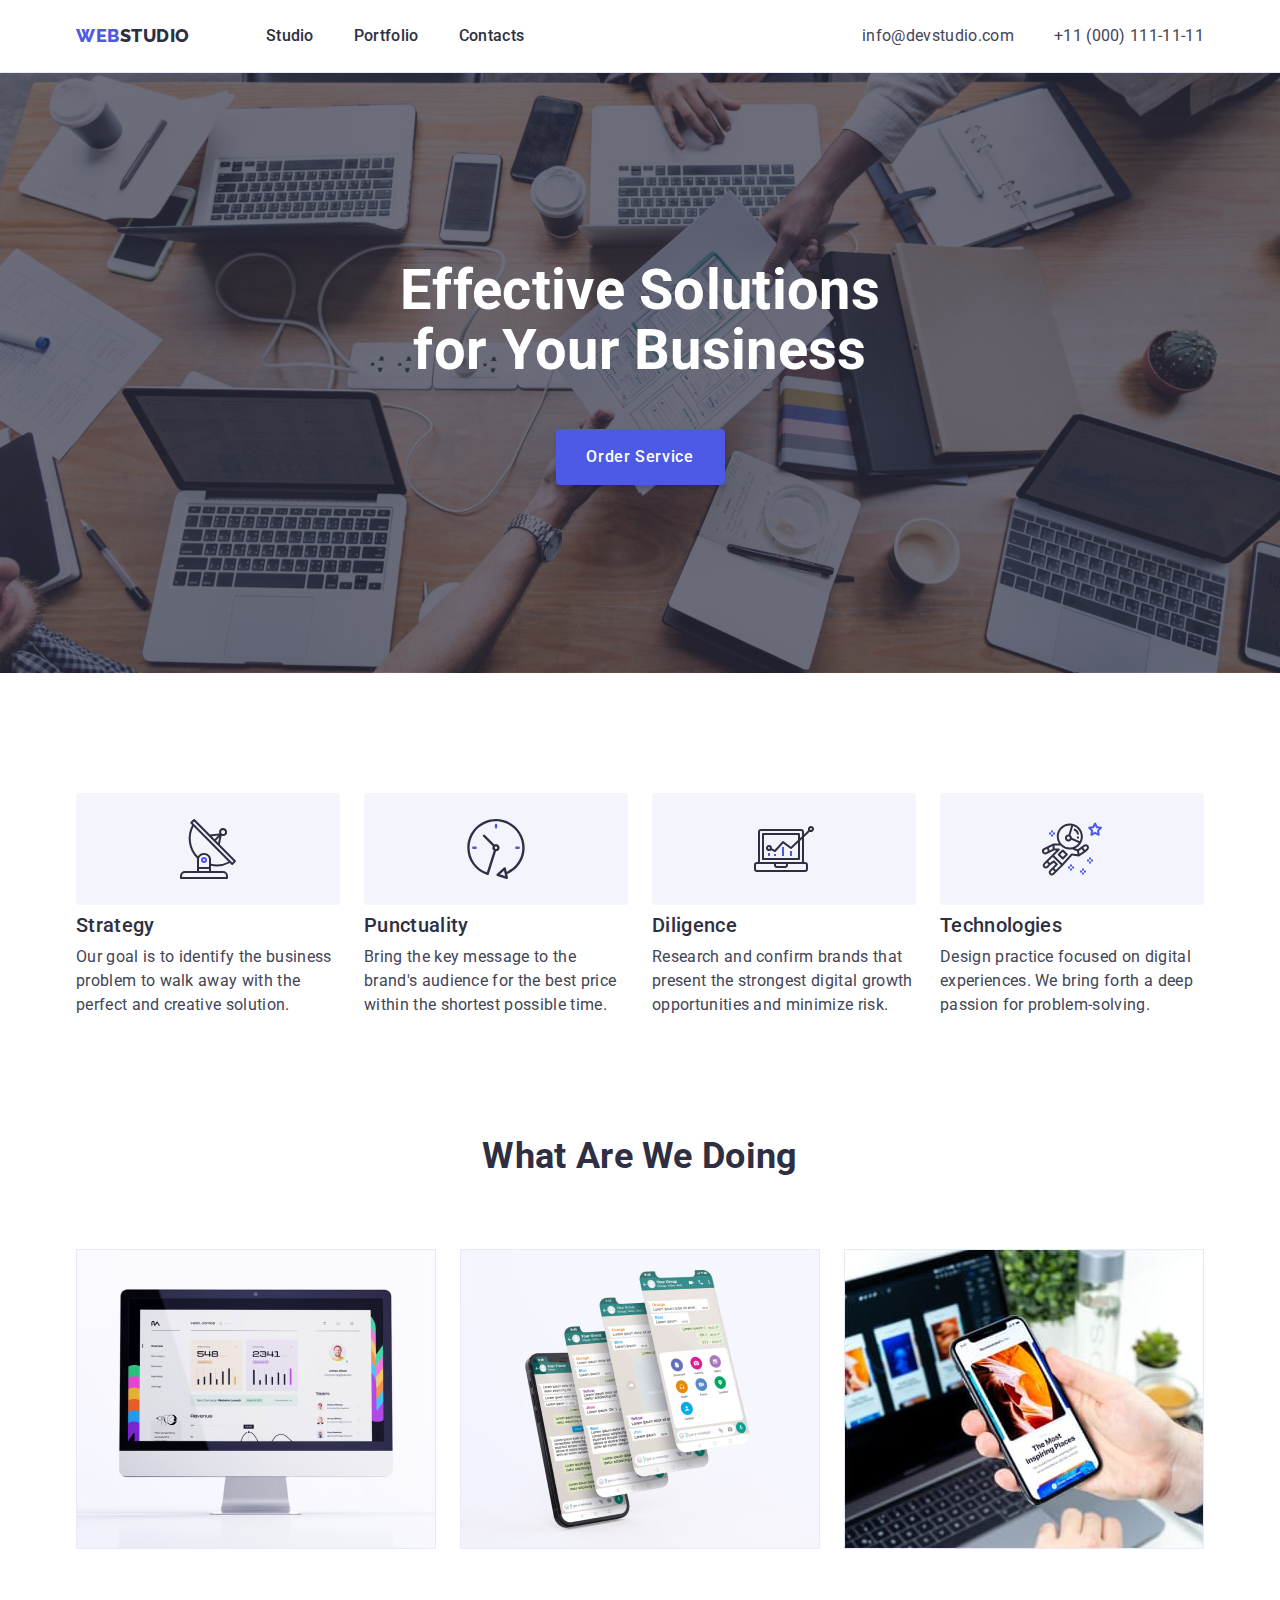
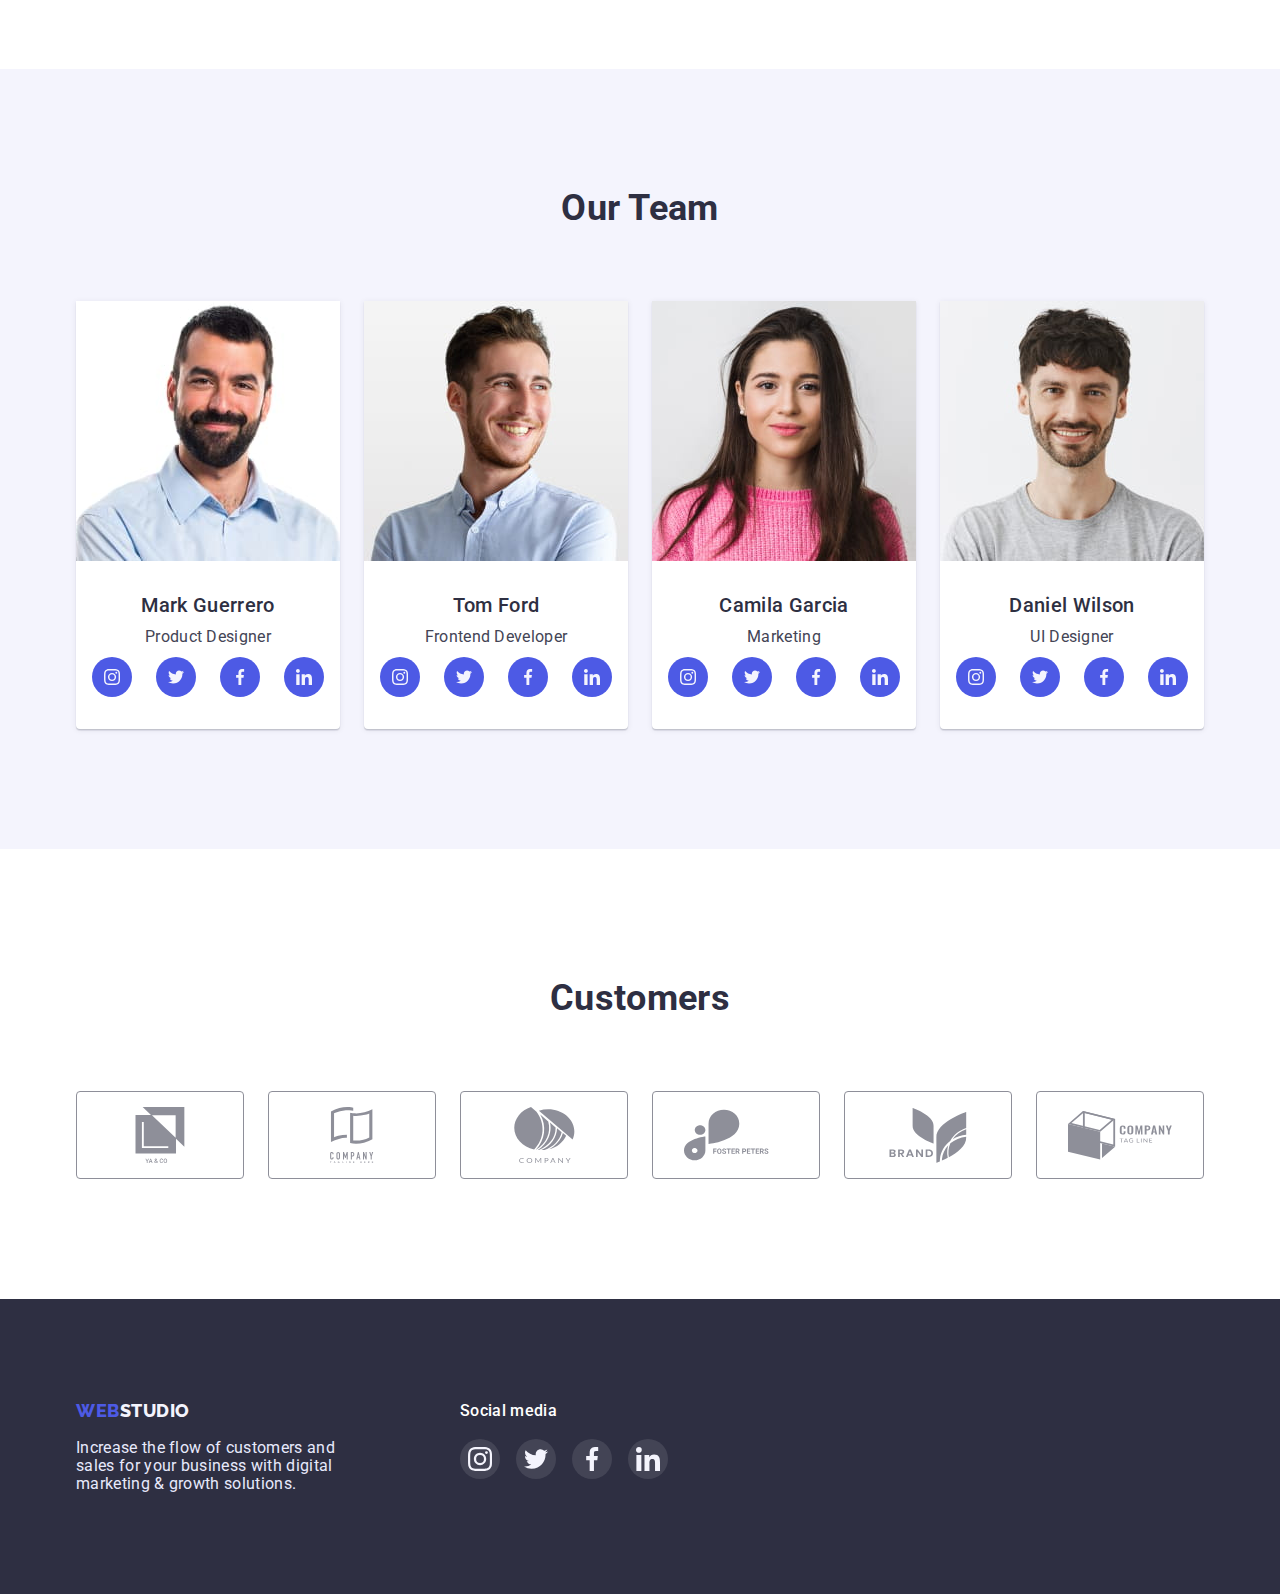
<file: index.html>
<!DOCTYPE html>
<html lang="en">
  <head>
    <meta charset="UTF-8" />
    <meta http-equiv="X-UA-Compatible" content="IE=edge" />
    <meta name="viewport" content="width=device-width, initial-scale=1.0" />
    <meta name="description" content="" />
    <title>Web studio</title>
    <!-- Fonts -->
    <link rel="preconnect" href="https://fonts.googleapis.com" />
    <link rel="preconnect" href="https://fonts.gstatic.com" crossorigin />
    <link
      href="https://fonts.googleapis.com/css2?family=Raleway:wght@800&family=Roboto:wght@400;500;700;900&display=swap"
      rel="stylesheet"
    />
    <!-- Normalizer -->
    <link href="
        https://cdn.jsdelivr.net/npm/modern-normalize@1.1.0/modern-normalize.min.css
        " rel="stylesheet">
    </link>
    <!-- Styles -->
    <link rel="stylesheet" href="./css/styles.css" />
  </head>
  <body>
    <header class="header">
      <div class="header-container container">
      <a class="header-logo logo-link" href="./index.html"
        ><span class="logo-web">web</span>studio</a
        >

      <nav class="header-nav">
        <ul class="header-list list">
          <li class="header-item">
            <a class="header-link link" href="">Studio</a>
          </li>
          <li class="header-item">
            <a class="header-link link" href="./portfolio.html">Portfolio</a>
          </li>
          <li class="header-item">
            <a class="header-link link" href="">Contacts</a>
          </li>
        </ul>
      </nav>
      <address>
        <ul class="address-list list">
          <li class="address-item">
            <a class="header-contact link" href="mail:info@devstudio.com"
              >info@devstudio.com</a
            >
          </li>
          <li class="address-item">
            <a class="header-contact link" href="tel:+110001111111"
              >+11 (000) 111-11-11</a
            >
          </li>
        </ul>
      </address>
      </div>
    </header>
    <main>
      <!-- Hero section -->
      <section class="hero-section">
        <div class="hero-container container">
        <h1 class="hero-title">Effective Solutions for Your Business</h1>
        <button class="hero-button btn" type="button">Order Service</button>
        </div>
      </section>
      <!-- about us -->
      <section class="about-us">
        <div class="about-container container">
        <ul class="about-us-list list list">
          <li class="about-us-item">
            <div class="about-us-bg">
              <svg class="about-us-svg" width="60" height="64">
                <use href="./images/icons.svg#antenna"></use>
              </svg>
            </div>
            <h3 class="list-title">Strategy</h3>
            <p class="list-text">
              Our goal is to identify the business problem to walk away with the
              perfect and creative solution.
            </p>
          </li>
          <li class="about-us-item">
            <div class="about-us-bg">
              <svg class="about-us-svg" width="60" height="64">
                <use href="./images/icons.svg#clock"></use>
              </svg>
            </div>
            <h3 class="list-title">Punctuality</h3>
            <p class="list-text">
              Bring the key message to the brand's audience for the best price
              within the shortest possible time.
            </p>
          </li>
          <li class="about-us-item">
            <div class="about-us-bg">
              <svg class="about-us-svg" width="60" height="64">
                <use href="./images/icons.svg#diagram"></use>
              </svg>
            </div>
            <h3 class="list-title">Diligence</h3>
            <p class="list-text">
              Research and confirm brands that present the strongest digital
              growth opportunities and minimize risk.
            </p>
          </li>
          <li class="about-us-item">
            <div class="about-us-bg">
              <svg class="about-us-svg" width="60" height="64">
                <use href="./images/icons.svg#astronaut"></use>
              </svg>
            </div>
            <h3 class="list-title">Technologies</h3>
            <p class="list-text">
              Design practice focused on digital experiences. We bring forth a
              deep passion for problem-solving.
            </p>
          </li>
        </ul>
        </div>
      </section>
      <!-- What are we doing -->
      <section class="wwd">
        <div class="wwd-container container">
        <h2 class="wwd-title">What are we doing</h2>
        <ul class="wwd-list list">
          <li class="wwd-item">
            <img
              src="./images/rectangle71(1).jpg"
              alt="computer monitor"
              width="360"
              height="300"
            />
          </li>
          <li class="wwd-item">
            <img
              src="./images/rectangle71(2).jpg"
              alt="telephone screen"
              width="360"
              height="300"
            />
          </li>
          <li class="wwd-item">
            <img
              src="./images/rectangle71(3).jpg"
              alt="hand is holding iphone"
              width="360"
              height="300"
            />
          </li>
        </ul>
        </div>
      </section>
      <!-- Our team -->
      <section class="team">
        <div class="team-container container">
        <h2 class="team-title">Our Team</h2>
        <ul class="team-list list">
          <li class="team-item">
            <img class="team-img"
              src="./images/marj.jpg"
              alt="a man with beard"
              width="264"
              height="260"
            />
             <div class="team-textbox">
            <h3 class="team-item-title">Mark Guerrero</h3>
            <p class="team-item-text">Product Designer</p>
                        <ul class="media-list list">
                          <li class="media-item">
                            <a class="team-media link" href="https://www.instagram.com/swixswixswixswix/" target="_blank" rel="noopener noreferrer" aria-label="instagram link">
                              <svg class="media-svg" width="16" height="16">
                                <use href="./images/icons.svg#instagram"></use>
                              </svg>
                            </a>
                          </li>
                          <li class="media-item">
                          <a class="team-media link" href="" target="_blank" rel="noopener noreferrer" aria-label="instagram link">
                              <svg class="media-svg" width="16" height="16">
                                <use href="./images/icons.svg#twitter"></use>
                              </svg>
                          </a>
                          </li>
                          <li class="media-item">
                            <a class="team-media link" href="" target="_blank" rel="noopener noreferrer" aria-label="instagram link">
                              <svg class="media-svg" width="16" height="16">
                                <use href="./images/icons.svg#facebook"></use>
                              </svg>
                            </a>
                          </li>
                          <li class="media-item">
                            <a class="team-media link" href="" target="_blank" rel="noopener noreferrer" aria-label="instagram link">
                              <svg class="media-svg" width="16" height="16">
                                <use href="./images/icons.svg#linkedin"></use>
                              </svg>
                            </a>
                          </li>
                        </ul>
            </div>
          </li>
          <li class="team-item">
            <img class="team-img"
              src="./images/tom.jpg"
              alt="ordinary man"
              width="264"
              height="260"
            />
            <div class="team-textbox">
            <h3 class="team-item-title">Tom Ford</h3>
            <p class="team-item-text">Frontend Developer</p>
                        <ul class="media-list list">
                          <li class="media-item">
                            <a class="team-media link" href="https://www.instagram.com/wefallee/" target="_blank" rel="noopener noreferrer" aria-label="instagram link">
                              <svg class="media-svg" width="16" height="16">
                                <use href="./images/icons.svg#instagram"></use>
                              </svg>
                            </a>
                          </li>
                          <li class="media-item">
                            <a class="team-media link" href="" target="_blank" rel="noopener noreferrer" aria-label="instagram link">
                              <svg class="media-svg" width="16" height="16">
                                <use href="./images/icons.svg#twitter"></use>
                              </svg>
                            </a>
                          </li>
                          <li class="media-item">
                            <a class="team-media link" href="" target="_blank" rel="noopener noreferrer" aria-label="instagram link">
                              <svg class="media-svg" width="16" height="16">
                                <use href="./images/icons.svg#facebook"></use>
                              </svg>
                            </a>
                          </li>
                          <li class="media-item">
                            <a class="team-media link" href="" target="_blank" rel="noopener noreferrer" aria-label="instagram link">
                              <svg class="media-svg" width="16" height="16">
                                <use href="./images/icons.svg#linkedin"></use>
                              </svg>
                            </a>
                          </li>
                        </ul>
            </div>
          </li>
          <li class="team-item">
            <img class="team-img"
              src="./images/camila.jpg"
              alt="girl with long hair"
              width="264"
              height="260"
            />
            <div class="team-textbox">
            <h3 class="team-item-title">Camila Garcia</h3>
            <p class="team-item-text">Marketing</p>
                        <ul class="media-list list">
                          <li class="media-item">
                            <a class="team-media link" href="https://www.instagram.com/malimoshaaa/" target="_blank" rel="noopener noreferrer" aria-label="instagram link">
                              <svg class="media-svg" width="16" height="16">
                                <use href="./images/icons.svg#instagram"></use>
                              </svg>
                            </a>
                          </li>
                          <li class="media-item">
                            <a class="team-media link" href="" target="_blank" rel="noopener noreferrer" aria-label="instagram link">
                              <svg class="media-svg" width="16" height="16">
                                <use href="./images/icons.svg#twitter"></use>
                              </svg>
                            </a>
                          </li>
                          <li class="media-item">
                            <a class="team-media link" href="" target="_blank" rel="noopener noreferrer" aria-label="instagram link">
                              <svg class="media-svg" width="16" height="16">
                                <use href="./images/icons.svg#facebook"></use>
                              </svg>
                            </a>
                          </li>
                          <li class="media-item">
                            <a class="team-media link" href="" target="_blank" rel="noopener noreferrer" aria-label="instagram link">
                              <svg class="media-svg" width="16" height="16">
                                <use href="./images/icons.svg#linkedin"></use>
                              </svg>
                            </a>
                          </li>
                        </ul>
            </div>
          </li>
          <li class="team-item">
            <img class="team-img"
              src="./images/daniel.jpg"
              alt="man smiling"
              width="264"
              height="260"
            />
            <div class="team-textbox">
            <h3 class="team-item-title">Daniel Wilson</h3>
            <p class="team-item-text">UI Designer</p>
            <ul class="media-list list">
              <li class="media-item">
                <a class="team-media link" href="https://www.instagram.com/dexxter300/" target="_blank" rel="noopener noreferrer" aria-label="instagram link">
                  <svg class="media-svg" width="16" height="16">
                    <use href="./images/icons.svg#instagram"></use>
                  </svg>
                </a>
              </li>
              <li class="media-item">
                <a class="team-media link" href="" target="_blank" rel="noopener noreferrer" aria-label="twitter link">
                  <svg class="media-svg" width="16" height="16">
                    <use href="./images/icons.svg#twitter"></use>
                  </svg>
                  </a>
                </li>
                <li class="media-item">
                  <a class="team-media link" href="" target="_blank" rel="noopener noreferrer" aria-label="facebook link">
                    <svg class="media-svg" width="16" height="16">
                      <use href="./images/icons.svg#facebook"></use>
                    </svg>
                  </a>
                </li>
                <li class="media-item">
                  <a class="team-media link" href="" target="_blank" rel="noopener noreferrer" aria-label="linkedin link">
                    <svg class="media-svg" width="16" height="16">
                      <use href="./images/icons.svg#linkedin"></use>
                    </svg>
                  </a>
                </li>
              </ul>
            </div>
          </li>
        </ul>
        </div>
      </section>
      <section class="customers">
        <div class="customers-container container">
        <h2 class="customers-title title">customers</h2>
        <div>
          <ul class="customers-list list">
            <li class="customers-item">
                <a class="customer-link link" href="" target="_blank" rel="noopener noreferrer" aria-label="company link">
                 <svg class="custom-svg" width="104" height="56">
                    <use href="./images/icons.svg#group"></use>
                 </svg>
                </a>
            </li>
            <li class="customers-item">
              <a class="customer-link link" href="" target="_blank" rel="noopener noreferrer" aria-label="company link">
                <svg class="custom-svg" width="104" height="56">
                  <use href="./images/icons.svg#group-1"></use>
                </svg>
              </a>
            </li>
            <li class="customers-item">
                <a class="customer-link link" href="" target="_blank" rel="noopener noreferrer" aaria-label="company link">
                  <svg class="custom-svg" width="104" height="56">
                    <use href="./images/icons.svg#group-2"></use>
                  </svg>
                </a>
            </li>
            <li class="customers-item">
                <a class="customer-link link" href="" target="_blank" rel="noopener noreferrer" aria-label="company link">
                  <svg class="custom-svg" width="104" height="56">
                    <use href="./images/icons.svg#group-3"></use>
                  </svg>
                </a>
            </li>
            <li class="customers-item">
                <a class="customer-link link" href="" target="_blank" rel="noopener noreferrer" aria-label="company link">
                  <svg class="custom-svg" width="104" height="56">
                    <use href="./images/icons.svg#group-4"></use>
                  </svg>
                </a>
            </li>
            <li class="customers-item">
                <a class="customer-link link" href="" target="_blank" rel="noopener noreferrer" aria-label="company link">
                  <svg class="custom-svg" width="104" height="56">
                    <use href="./images/icons.svg#group-5"></use>
                  </svg>
                </a>
            </li>
          </ul>
        </div>
      </div>
      </section>
    </main>
    <footer>
      <div class="footer-container container">
        <div class="footer-left">
      <a class="footer-logo logo-link" href="./index.html">
        <span class="logo-web">web</span>studio</a
      >
      <p class="footer-text">
        Increase the flow of customers and sales for your business with digital
        marketing & growth solutions.
      </p>
      </div>
      <div class="footer-right">
        <h3 class="footer-right-title">Social media</h3>
        <ul class="footer-list list">
          <li class="footer-item">
            <a class="footer-media link" href="https://www.instagram.com/dexxter300/" target="_blank" rel="noopener noreferrer" aria-label="instagram link">
              <svg class="footer-media-svg" width="24" height="24">
                <use href="./images/icons.svg#instagram"></use>
              </svg>
            </a>
          </li>
          <li class="footer-item">
            <a class="footer-media link" href="" target="_blank" rel="noopener noreferrer" aria-label="twitter link">
              <svg class="footer-media-svg" width="24" height="24">
                <use href="./images/icons.svg#twitter"></use>
              </svg>
            </a>
          </li>
          <li class="footer-item">
            <a class="footer-media link" href="" target="_blank" rel="noopener noreferrer" aria-label="facebook link">
              <svg class="footer-media-svg" width="24" height="24">
                <use href="./images/icons.svg#facebook"></use>
              </svg>
            </a>
          </li>
          <li class="footer-item">
            <a class="footer-media link" href="" target="_blank" rel="noopener noreferrer" aria-label="linkedin link">
              <svg class="footer-media-svg" width="24" height="24">
                <use href="./images/icons.svg#linkedin"></use>
              </svg>
            </a>
          </li>
        </ul>
      </div>
      </div>
    </footer>
  </body>
</html>
</file>
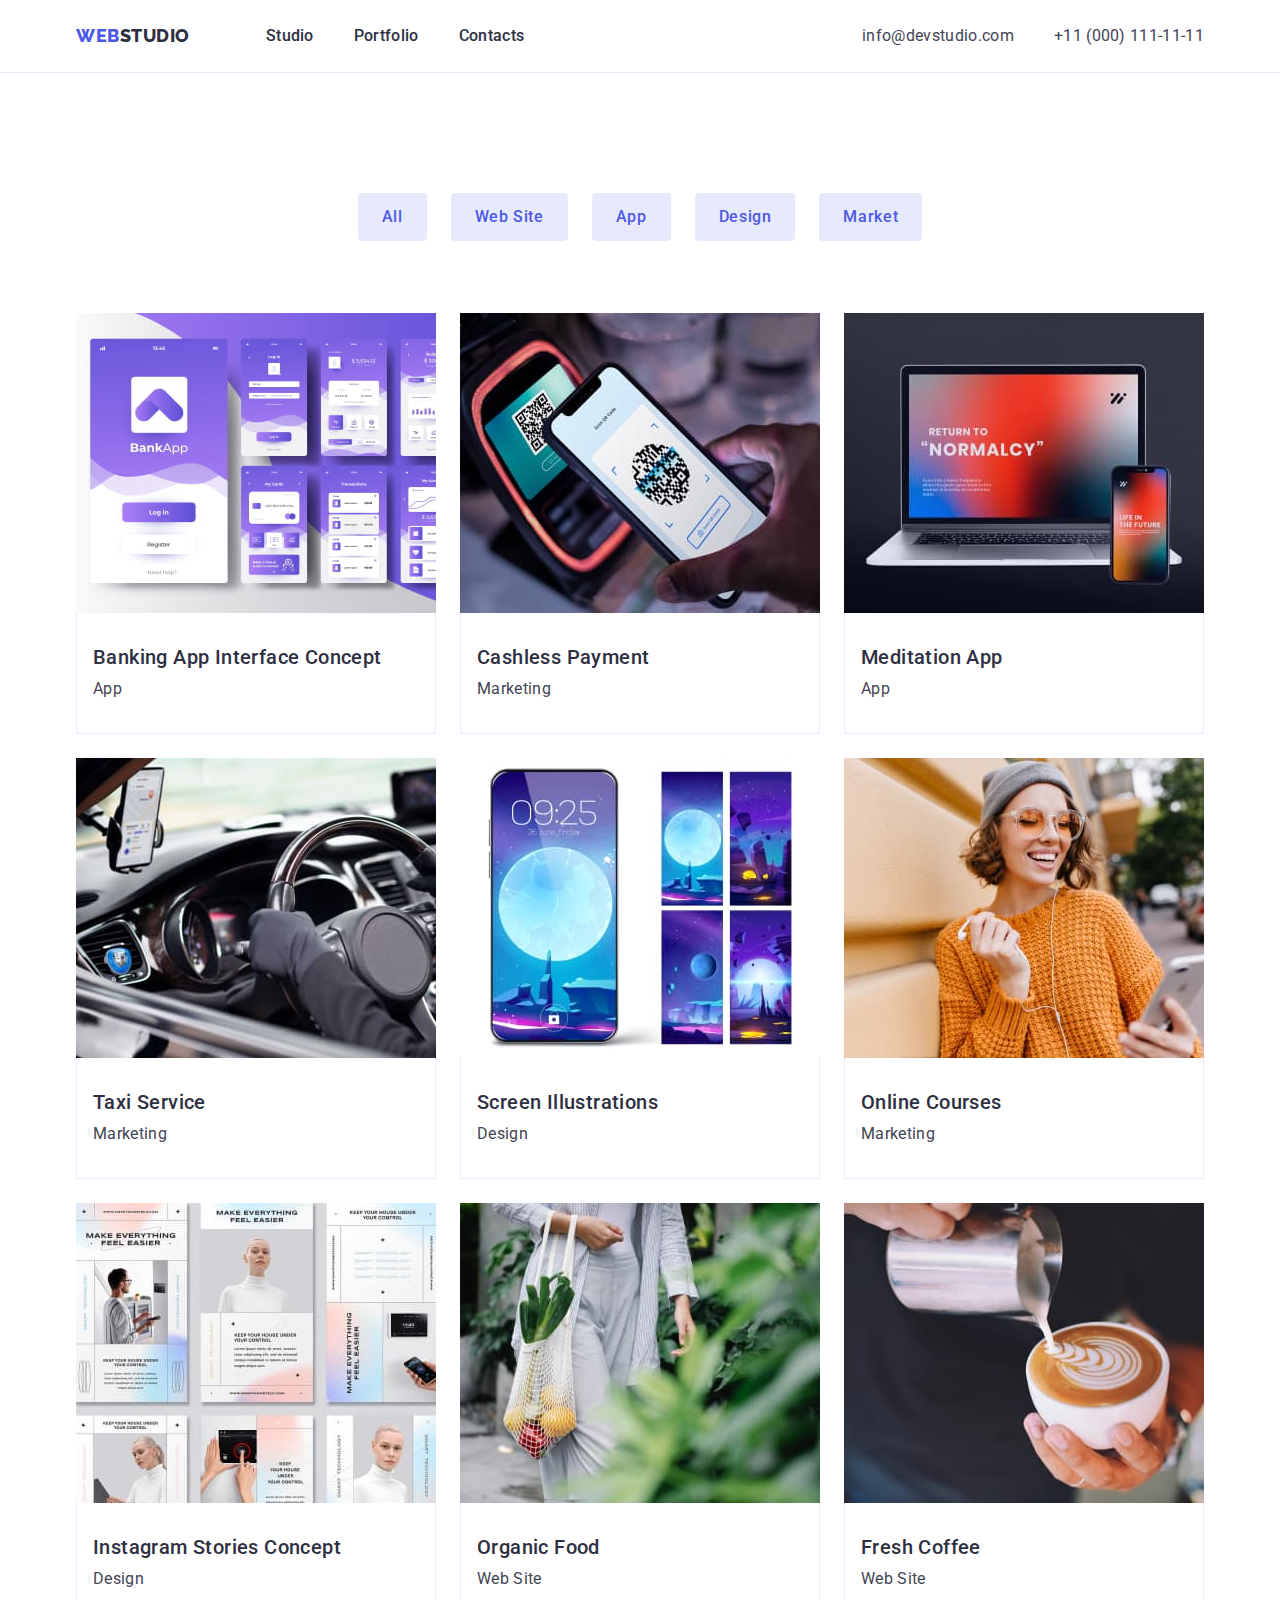
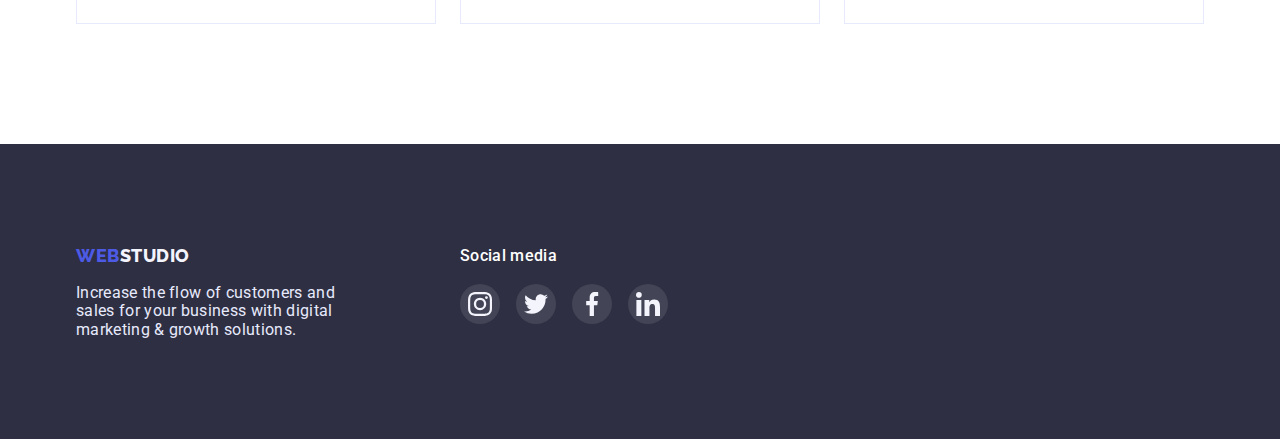
<file: portfolio.html>
<!DOCTYPE html>
<html lang="en">
  <head>
    <meta charset="UTF-8" />
    <meta http-equiv="X-UA-Compatible" content="IE=edge" />
    <meta name="viewport" content="width=device-width, initial-scale=1.0" />
    <meta name="description" content="" />
    <title>Web studio</title>
    <!-- Fonts -->
    <link rel="preconnect" href="https://fonts.googleapis.com" />
    <link rel="preconnect" href="https://fonts.gstatic.com" crossorigin />
    <link
      href="https://fonts.googleapis.com/css2?family=Raleway:wght@800&family=Roboto:wght@400;500;700;900&display=swap"
      rel="stylesheet"
    />
    <!-- Normalizer -->
    <link href="
      https://cdn.jsdelivr.net/npm/modern-normalize@1.1.0/modern-normalize.min.css
      " rel="stylesheet">
    </link>

    <!-- Styles -->
    <link rel="stylesheet" href="./css/styles.css" />
  </head>
  <body>
<header class="header">
  <div class="header-container container">
    <a class="header-logo logo-link" href="./index.html"><span class="logo-web">web</span>studio</a>
    <nav class="header-nav">
      <ul class="header-list list">
        <li class="header-item">
          <a class="header-link link" href="">Studio</a>
        </li>
        <li class="header-item">
          <a class="header-link link" href="./portfolio.html">Portfolio</a>
        </li>
        <li class="header-item">
          <a class="header-link link" href="">Contacts</a>
        </li>
      </ul>
    </nav>
    <address>
      <ul class="address-list list">
        <li class="address-item">
          <a class="header-contact link" href="mail:info@devstudio.com">info@devstudio.com</a>
        </li>
        <li class="address-item">
          <a class="header-contact link" href="tel:+110001111111">+11 (000) 111-11-11</a>
        </li>
      </ul>
    </address>
  </div>
</header>
    <main>
      <section class="filter-section">
       <div class="btn-filter-container container">
        <h1 class="filter-title">Filter</h1>
        <ul class="filter-list list">
          <li class="filter-item">
            <button type="button" class="filter-btn btn">all</button>
          </li>
          <li class="filter-item">
            <button type="button" class="filter-btn btn">web site</button>
          </li>
          <li class="filter-item">
            <button type="button" class="filter-btn btn">app</button>
          </li>
          <li class="filter-item">
            <button type="button" class="filter-btn btn">design</button>
          </li>
          <li class="filter-item">
            <button type="button" class="filter-btn btn">market</button>
          </li>
        </ul>
        <ul class="row-list list">
          <li class="row-item">
            <a class="row-link" href="">
              <img src="./images/first-row-left.jpg" width: 360px; height: 300px;  alt="Interface" />
              <div class="row-textbox">
              <h2 class="row-list-title">Banking App Interface Concept</h2>
              <p class="row-list-text">App</p>
              </div>
            </a>
          </li>
          <li class="row-item">
            <a class="row-link" href="">
              <img src="./images/first-row-center.jpg" width: 360px; height: 300px; alt="paying by phone" />
              <div class="row-textbox">
              <h2 class="row-list-title">Cashless Payment</h2>
              <p class="row-list-text">Marketing</p>
              </div>
            </a>
          </li>
          <li class="row-item">
            <a class="row-link" href="">
              <img src="./images/first-row-right.jpg" width: 360px; height: 300px;  alt="laptop with company site on it" />
              <div class="row-textbox">
              <h2 class="row-list-title">Meditation App</h2>
              <p class="row-list-text">App</p>
              </div>
            </a>
          </li>
          <li class="row-item">
            <a class="row-link" href="">
              <img src="./images/second-row-left.jpg" width: 360px; height: 300px;  alt="steering wheel" />
              <div class="row-textbox">
              <h2 class="row-list-title">Taxi Service</h2>
              <p class="row-list-text">Marketing</p>
              </div>
            </a>
          </li>
          <li class="row-item">
            <a class="row-link" href="">
              <img src="./images/second-row-center.jpg" width: 360px; height: 300px;  alt="phone wallpaper" />
              <div class="row-textbox">
              <h2 class="row-list-title">Screen Illustrations</h2>
              <p class="row-list-text">Design</p>
              </div>
            </a>
          </li>
          <li class="row-item">
            <a class="row-link" href="">
              <img src="./images/second-row-right.jpg" width: 360px; height: 300px;  alt="smillig women" />
              <div class="row-textbox">
              <h2 class="row-list-title">Online Courses</h2>
              <p class="row-list-text">Marketing</p>
              </div>
            </a>
          </li>
          <li class="row-item">
            <a class="row-link" href="">
              <img src="./images/third-row-left.jpg" width: 360px; height: 300px;  alt="advert" />
              <div class="row-textbox">
              <h2 class="row-list-title">Instagram Stories Concept</h2>
              <p class="row-list-text">Design</p>
              </div>
            </a>
          </li>
          <li class="row-item">
            <a class="row-link" href="">
              <img src="./images/third-row-center.jpg" width: 360px; height: 300px;  alt="bag with vegetables" />
              <div class="row-textbox">
              <h2 class="row-list-title">Organic Food</h2>
              <p class="row-list-text">Web Site</p>
              </div>
            </a>
          </li>
          <li class="row-item">
            <a class="row-link" href="">
              <img src="./images/third-row-right.jpg" width: 360px; height: 300px;  alt="coffe" />
              <div class="row-textbox">
              <h2 class="row-list-title">Fresh Coffee</h2>
              <p class="row-list-text">Web Site</p>
              </div>
            </a>
          </li>
        </ul>
      </div>
      </section>
    </main>
    <footer>
      <div class="footer-container container">
        <div class="footer-left">
          <a class="footer-logo logo-link" href="./index.html">
            <span class="logo-web">web</span>studio</a>
          <p class="footer-text">
            Increase the flow of customers and sales for your business with digital
            marketing & growth solutions.
          </p>
        </div>
        <div class="footer-right">
          <h3 class="footer-right-title">Social media</h3>
          <ul class="footer-list list">
            <li class="footer-item">
              <a class="footer-media link" href="https://www.instagram.com/dexxter300/" target="_blank" rel="noopener noreferrer" aria-label="instagram link">
                <svg class="footer-media-svg" width="24" height="24">
                  <use href="./images/icons.svg#instagram"></use>
                </svg>
              </a>
            </li>
            <li class="footer-item">
              <a class="footer-media link" href="" target="_blank" rel="noopener noreferrer" aria-label="twitter link">
                <svg class="footer-media-svg" width="24" height="24">
                  <use href="./images/icons.svg#twitter"></use>
                </svg>
              </a>
            </li>
            <li class="footer-item">
              <a class="footer-media link" href="" target="_blank" rel="noopener noreferrer" aria-label="facebook link">
                <svg class="footer-media-svg" width="24" height="24">
                  <use href="./images/icons.svg#facebook"></use>
                </svg>
              </a>
            </li>
            <li class="footer-item">
              <a class="footer-media link" href="" target="_blank" rel="noopener noreferrer" aria-label="linkedin link">
                <svg class="footer-media-svg" width="24" height="24">
                  <use href="./images/icons.svg#linkedin"></use>
                </svg>
              </a>
            </li>
          </ul>
        </div>
      </div>
    </footer>
  </body>
</html>
</file>
<file: css/styles.css>
:root {
  /* Fonts */
  --primary-font: "Roboto", sans-serif;

  /* Text colors */
  --primary-txt-cl: #2e2f42;
  --secondary-txt-cl: #434455;

  /* BG colors */
  --primary-bg-cl: #2e2f42;
  --accent-bg-cl: #f4f4fd;
  --white: #ffffff;

  /* Colors */
  --btn-active-cl: #404bbf;
  --iris: #4d5ae5;
  --corn-flower: #e7e9fc;
  --cloud: #f4f4fd;
  --light-slate: #8E8F99;
  --green: #31D0AA;

  /* btn type white  */
  --btn-white-cl: #e7e9fc;

  /* btn type purple  */
  --btn-cl: #4d5ae5;
}

/* reset styles */
h1,
h2,
h3,
h4,
h5,
h6,
p {
  margin: 0;
}

img {
  display: block;
  max-width: 100%;
  height: auto;
}

button {
  cursor: pointer;
}

.link {
  text-decoration: none;
  color: currentColor;
}

.list {
  list-style: none;
  margin: 0;
  padding: 0;
}
.container {
  width: 1158px;
  padding-left: 15px;
  padding-right: 15px;
  margin-left: auto;
  margin-right: auto;

  /* outline: 2px solid red;
      outline-offset: -2px; */
}
body {
  font-family: var(--primary-font);
  letter-spacing: 0.02em;
  color: var(--primary-txt-cl);
}

/* reset end */
.about-us,
.wwd,
.team,
.customers,
.filter-section {
  padding-top: 120px;
  padding-bottom: 120px;
}
/* Logo  */
.header-logo {
  font-family: "Raleway", sans-serif;
  font-weight: 800;
  font-size: 18px;
  line-height: 1.33;
  letter-spacing: 0.03em;
  text-transform: uppercase;
  color: var(--primary-txt-cl);
  margin-right: 76px;
}
.logo-web {
  color: var(--iris);
}
.footer-logo {
  font-family: "Raleway", sans-serif;
  font-weight: 800;
  font-size: 18px;
  line-height: 1.33;
  letter-spacing: 0.03em;
  text-transform: uppercase;
  color: #f4f4fd;
}
.logo-link {
  text-decoration: none;
}

/* Nav  */
.header {
  padding-top: 24px;
  padding-bottom: 24px;
  border-bottom: 1px solid #e7e9fc;
}
.header-nav {
  margin-right: auto;
}
.header-link {
  font-weight: 500;
  font-size: 16px;
  line-height: 1.5;
}
.header-list {
  display: flex;
  gap: 40px;
}
.header-container {
  display: flex;
  align-items: center;
}
/* Address  */
.address-list {
  display: flex;
  gap: 40px;
}
.address-item {
  color: var(--secondary-txt-cl);
  font-size: 16px;
  line-height: 1.5;
  font-style: normal;
}

/* Hero section  */
.hero-section {
  background-color: var(--primary-bg-cl);
  background-image: linear-gradient(
      rgba(46, 47, 66, 0.7),
      rgba(46, 47, 66, 0.7)
    ),
    url(../images/hero-bg.jpg);
  background-repeat: no-repeat;
  background-position: center;
  background-size: cover;
  padding-top: 188px;
  padding-bottom: 188px;
  max-width: 1440px;
  margin-left: auto;
  margin-right: auto;
}
.hero-container {
}
.hero-title {
  color: var(--white);
  font-size: 56px;
  line-height: 1.07;
  width: 494px;
  margin-bottom: 48px;
  margin-left: auto;
  margin-right: auto;
  text-align: center;
}
.hero-button {
  display: block;
  background-color: var(--btn-cl);
  color: var(--white);
  box-shadow: 0px 4px 4px rgba(0, 0, 0, 0.15);
  width: 169px;
  height: 56px;
  border: 0cm;
  margin-left: auto;
  margin-right: auto;
}

/* About us  */
.about-container {
  display: flex;
}
.about-us-list {
  display: flex;
  /* gap: 24px; */
  margin-right: -24px;
}
.about-us-bg {
  display: flex;
  align-items: center;
  justify-content: center;
  width: 264px;
  height: 112px;
  background-color: var(--cloud);
  border-radius: 4px;
  margin-bottom: 8px;
}
.about-us-item {
  flex-basis: calc(100% / 4 - 24px);
  margin-right: 24px;
}
.list-text {
  color: var(--secondary-txt-cl);
  font-size: 16px;
  line-height: 1.5;
}
.list-title {
  font-weight: 500;
  font-size: 20px;
  line-height: 1.2;
  margin-bottom: 8px;
}

/* What are we doing */
.wwd {
  padding-top: 0px;
}
.wwd-container {
}
.wwd-title {
  text-align: center;
  font-size: 36px;
  line-height: 1.11;
  text-transform: capitalize;
  margin-bottom: 72px;
}
.wwd-list {
  display: flex;
  gap: 24px;
}

/* Our team  */
.team {
  background-color: var(--accent-bg-cl);
}
.team-title {
  text-align: center;
  font-size: 36px;
  line-height: 1.11;
  text-transform: capitalize;
  margin-bottom: 72px;
}
.team-list {
  display: flex;
  gap: 24px;
}
.team-item {
  background-color: var(--white);
  box-shadow: 0px 1px 6px rgba(46, 47, 66, 0.08),
    0px 1px 1px rgba(46, 47, 66, 0.16), 0px 2px 1px rgba(46, 47, 66, 0.08);
  border-radius: 0px 0px 4px 4px;
}
.team-media {
  display: flex;
  align-items: center;
  justify-content: center;

  width: 40px;
  height: 40px;

  background-color: var(--iris);
  border-radius: 50%;
}
.team-media:hover,
.team-media:focus {
  background-color: var(--btn-active-cl);
}
.media-item {
}
.media-list {
  display: flex;
  align-items: center;
  justify-content: center;
  gap: 24px;
}
.media-svg {
  fill: var(--cloud);
}
.team-img {
}
.team-item-title {
  font-weight: 500;
  font-size: 20px;
  line-height: 1.2;
  margin-bottom: 8px;
  text-align: center;
}
.team-item-text {
  color: var(--secondary-txt-cl);
  font-size: 16px;
  line-height: 1.5;
  text-align: center;
  margin-bottom: 8px;
}
.team-textbox {
  padding-top: 32px;
  padding-bottom: 32px;
}

/* Footer */
footer {
  background-color: var(--primary-bg-cl);
  padding-top: 100px;
  padding-bottom: 100px;
}
.footer-container {
  display: flex;
}
.footer-left {
  margin-right: 120px;
}

.footer-logo {
  display: block;
  margin-bottom: 16px;
}

.footer-text {
  color: var(--corn-flower);
  width: 264px;
}
.footer-list {
  margin-right: -16px;
}
.footer-item {
  margin-right: 16px;
}
.footer-media {
  display: flex;
  align-items: center;
  justify-content: center;
  width: 40px;
  height: 40px;
  background-color: rgba(255, 255, 255, 0.1);
  border-radius: 50%;
}
.footer-media:hover,
.footer-media:focus {
  background-color: var(--green);
}
.footer-right-title {
  color: var(--white);
    font-weight: 500;
    font-size: 16px;
    line-height: 1.5;
    margin-bottom: 16px;
}
.footer-media-svg {
  fill: var(--cloud);
}
.footer-list {
  display: flex;
}

/* Link  */
.link:hover,
.link:focus {
  color: var(--iris);
}

/* Button */
.btn {
  font-family: inherit;
  font-weight: 500;
  font-size: 16px;
  line-height: 1.5;
  letter-spacing: 0.04em;
  text-transform: capitalize;
  cursor: pointer;
  border-radius: 4px;
}
.btn:hover,
.bt:focus {
  background-color: var(--btn-active-cl);
}

/* Customers  */
.customers {
  padding-top: 130px;
}
.customers-title {
  text-align: center;
  font-size: 36px;
  line-height: 1.11;
  text-transform: capitalize;
  margin-bottom: 72px;
}
.customers-list {
  display: flex;
  margin-right: -24px;
}
.customers-item {
  margin-right: 24px;
    width: 168px;
      height: 88px;
}
.customer-link {
  display: flex;
  align-items: center;
  justify-content: center;
  width: 100%;
  height: 100%;
  border: 1px solid #8e8f99;
  border-radius: 4px;
    fill: var(--light-slate);
}
.custom-svg {
}
.customer-link:hover,
.customer-link:focus {
  fill: var(--btn-active-cl);
  /* border: 1px solid var(--btn-active-cl); */
  border-radius: 4px;
  border-color: var(--btn-active-cl);
}
.customer-link {
  display: flex;
  justify-content: center;
  align-items: center;
}

/* Portfolio  */
.filter-title {
  display: none;
}
.btn-filter-container {
}
.filter-list {
  display: flex;
  gap: 24px;
  justify-content: center;
  margin-bottom: 72px;
}
.filter-btn {
  font-weight: 500;
  font-size: 16px;
  line-height: 1.5;
  background-color: var(--btn-white-cl);
  color: var(--iris);
  /* border: 1px solid var(--corn-flower); */
  border: 0px;
  border-radius: 4px;
  padding: 12px 24px;
}
.filter-btn:hover,
.filter-btn:focus {
  color: var(--white);
  box-shadow: 0px 3px 1px rgba(0, 0, 0, 0.1), 0px 2px 1px rgba(0, 0, 0, 0.08), 0px 2px 2px rgba(0, 0, 0, 0.12);
}


.row-list {
  display: flex;
  flex-wrap: wrap;
  margin-top: -24px;
  margin-left: -24px;
}
.row-item {
  flex-basis: calc(100% / 3 - 24px);
  margin-top: 24px;
  margin-left: 24px;
}
.row-item:hover {
  box-shadow: 0px 1px 6px rgba(46, 47, 66, 0.08), 0px 1px 1px rgba(46, 47, 66, 0.16), 0px 2px 1px rgba(46, 47, 66, 0.08);
}

.row-link:focus {
  box-shadow: 0px 1px 6px rgba(46, 47, 66, 0.08), 0px 1px 1px rgba(46, 47, 66, 0.16), 0px 2px 1px rgba(46, 47, 66, 0.08);
}
.row-list-title {
  font-weight: 500;
  font-size: 20px;
  line-height: 1.2;
  letter-spacing: 0.02em;
  margin-bottom: 8px;
}

.row-list-text {
  font-size: 16px;
  line-height: 1.5;
  color: var(--secondary-txt-cl);
}

.row-link {
  text-decoration: none;
  color: currentColor;
}
.row-textbox {
  padding-top: 32px;
  padding-bottom: 32px;
  padding-left: 16px;
  border: 1px solid #e7e9fc;
  border-top: none;
}
</file>
